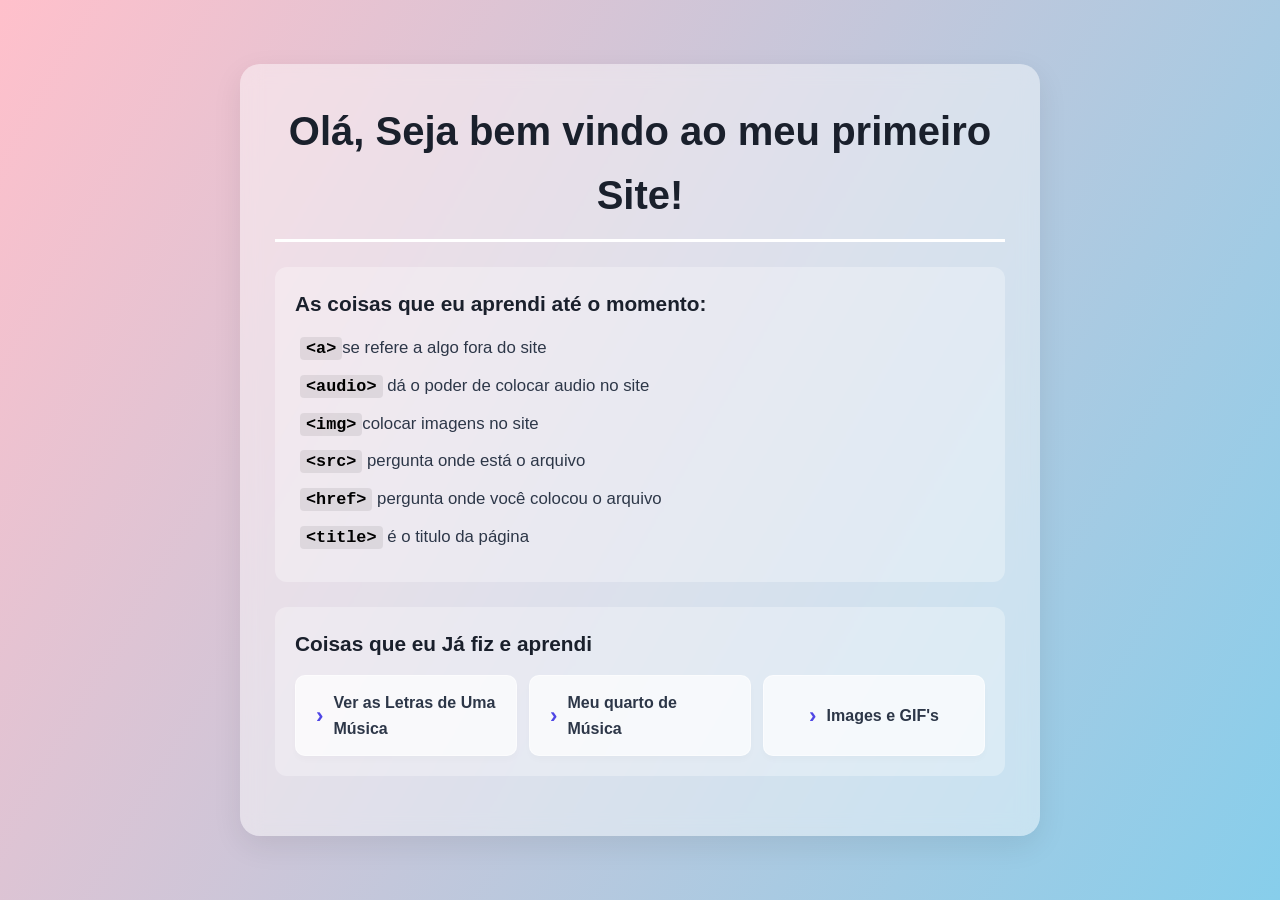
<file: index.html>
<!DOCTYPE html>
<html lang="pt-br">
<head>
    <meta charset="UTF-8">
    <meta name="viewport" content="width=device-width, initial-scale=1.0">
    <title>My First Website</title>
    <link rel="stylesheet" href="src/css/style.css">
</head>
<body>

    <main class="home-container">
        
        <header class="home-header">
            <h1>Olá, Seja bem vindo ao meu primeiro Site!</h1>
        </header>

        <section class="knowledge-box">
            <h2>As coisas que eu aprendi até o momento:</h2>
            <ul class="tags-list">
                <li><code>&lt;a&gt;</code>se refere a algo fora do site</li>
                <li><code>&lt;audio&gt;</code> dá o poder de colocar audio no site</li>
                <li><code>&lt;img&gt;</code>colocar imagens no site</li>
                <li><code>&lt;src&gt;</code> pergunta onde está o arquivo</li>
                <li><code>&lt;href&gt;</code> pergunta onde você colocou o arquivo</li>
                <li><code>&lt;title&gt;</code> é o titulo da página</li>
            </ul>
        </section>

        <section class="navigation-box">
            <h2>Coisas que eu Já fiz e aprendi</h2>
            <div class="menu-buttons">
                <a href="pages/lyrics.html" class="btn-link">Ver as Letras de Uma Música</a>
                <a href="pages/music_room.html" class="btn-link">Meu quarto de Música</a>
                <a href="pages/img-gifs.html" class="btn-link">Images e GIF's</a>
            </div>
        </section>

    </main>

</body>
</html>
</file>
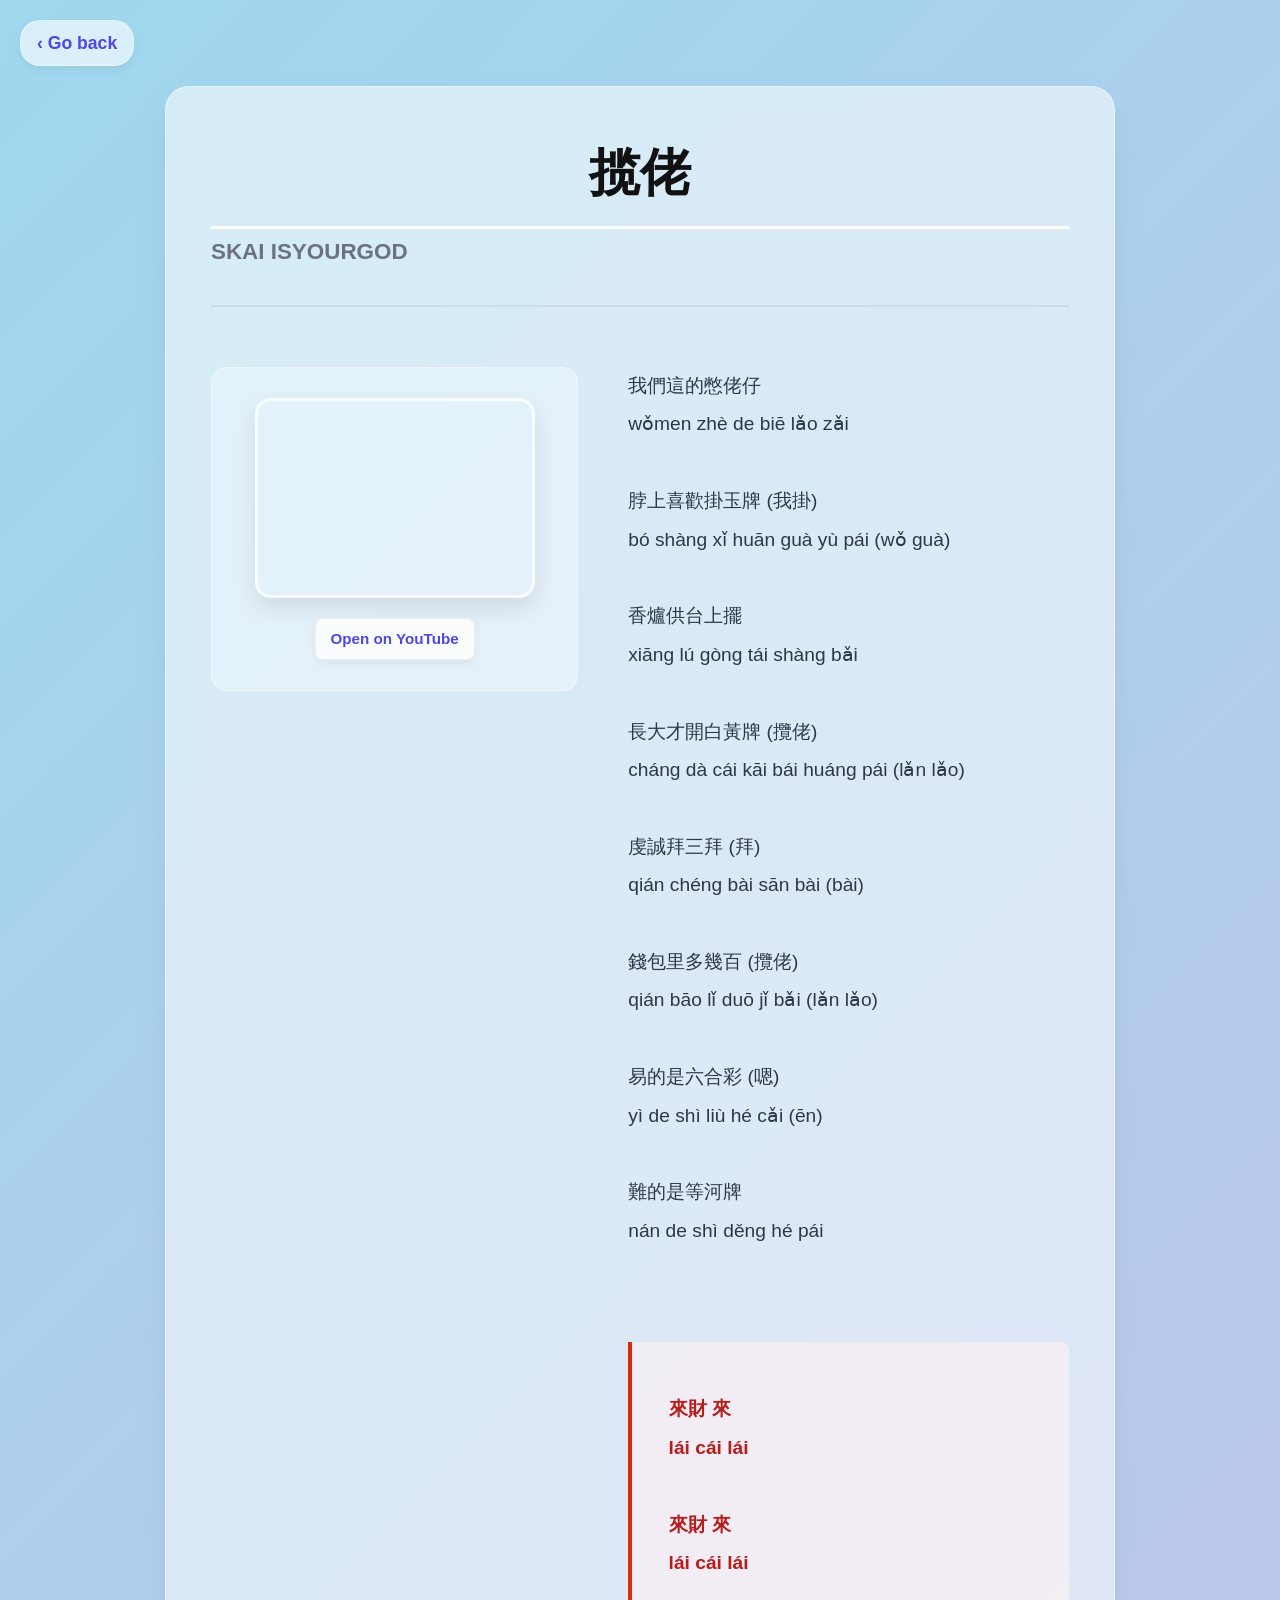
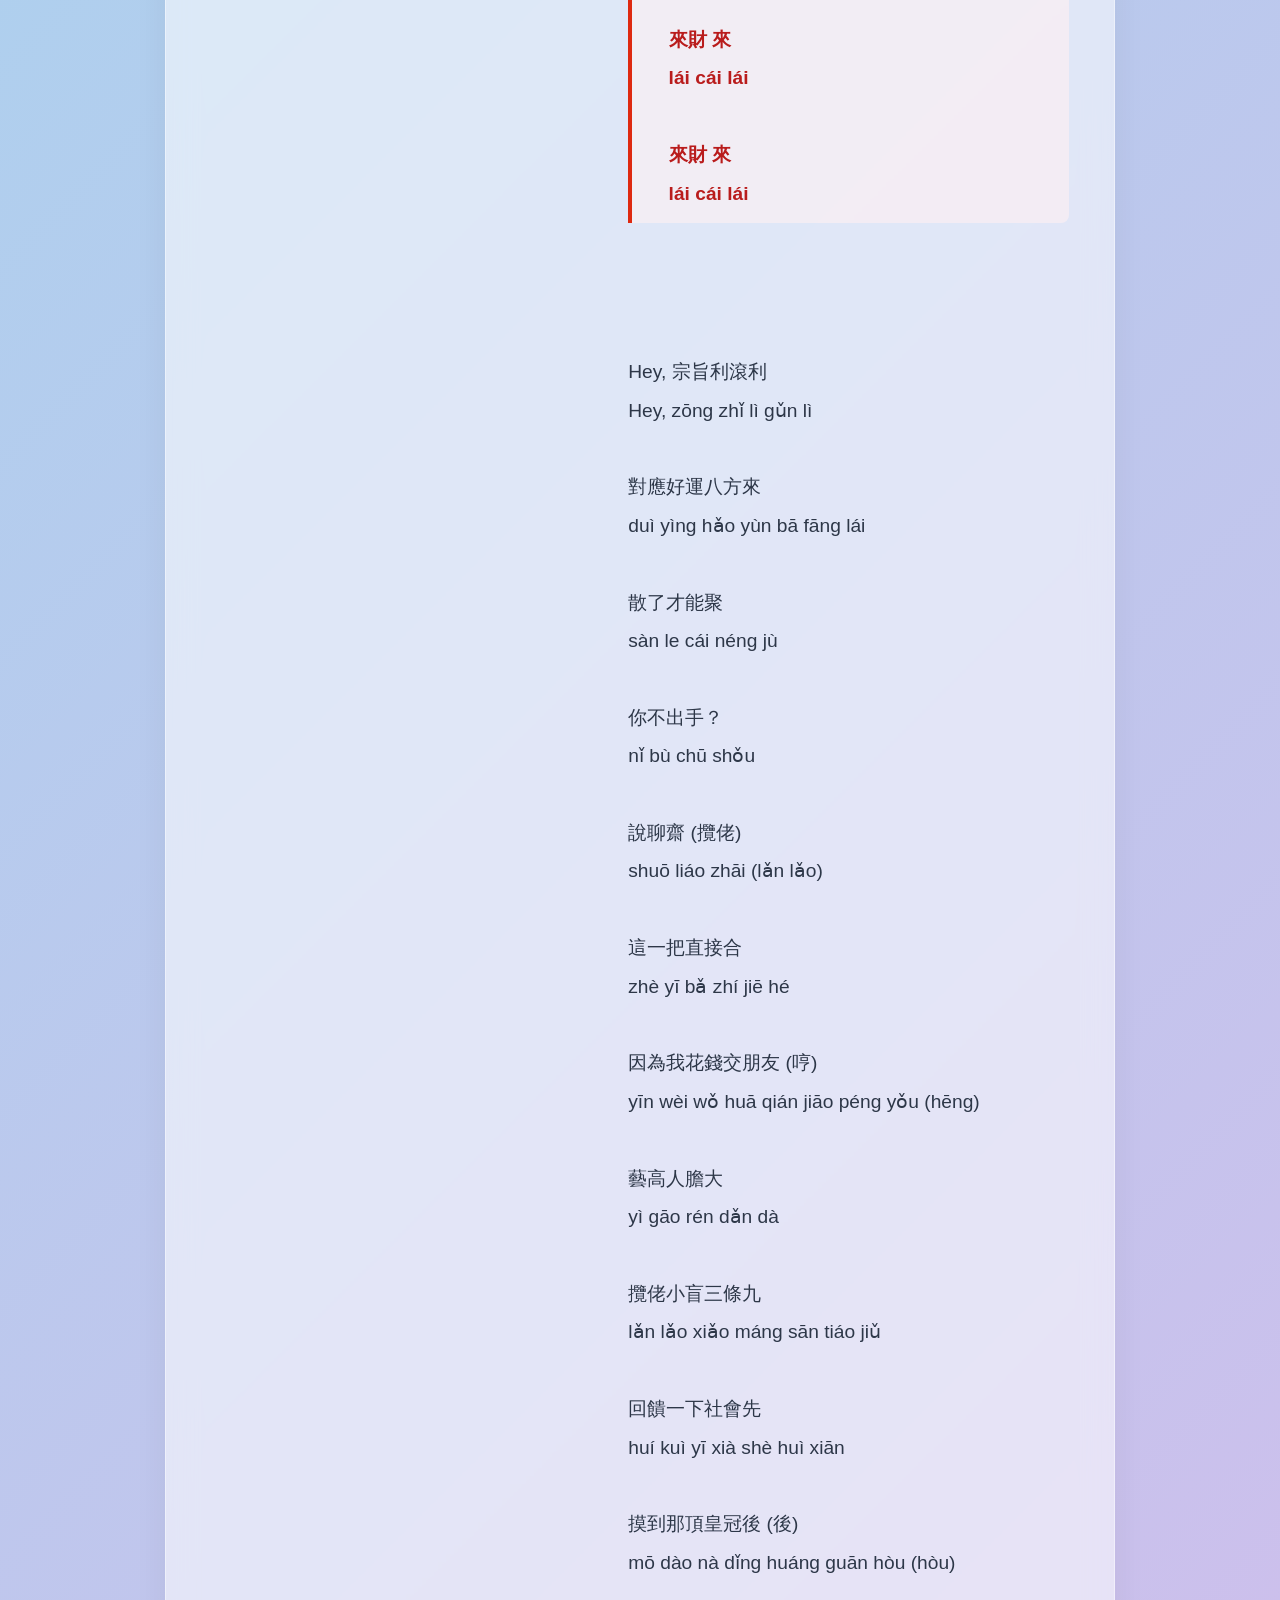
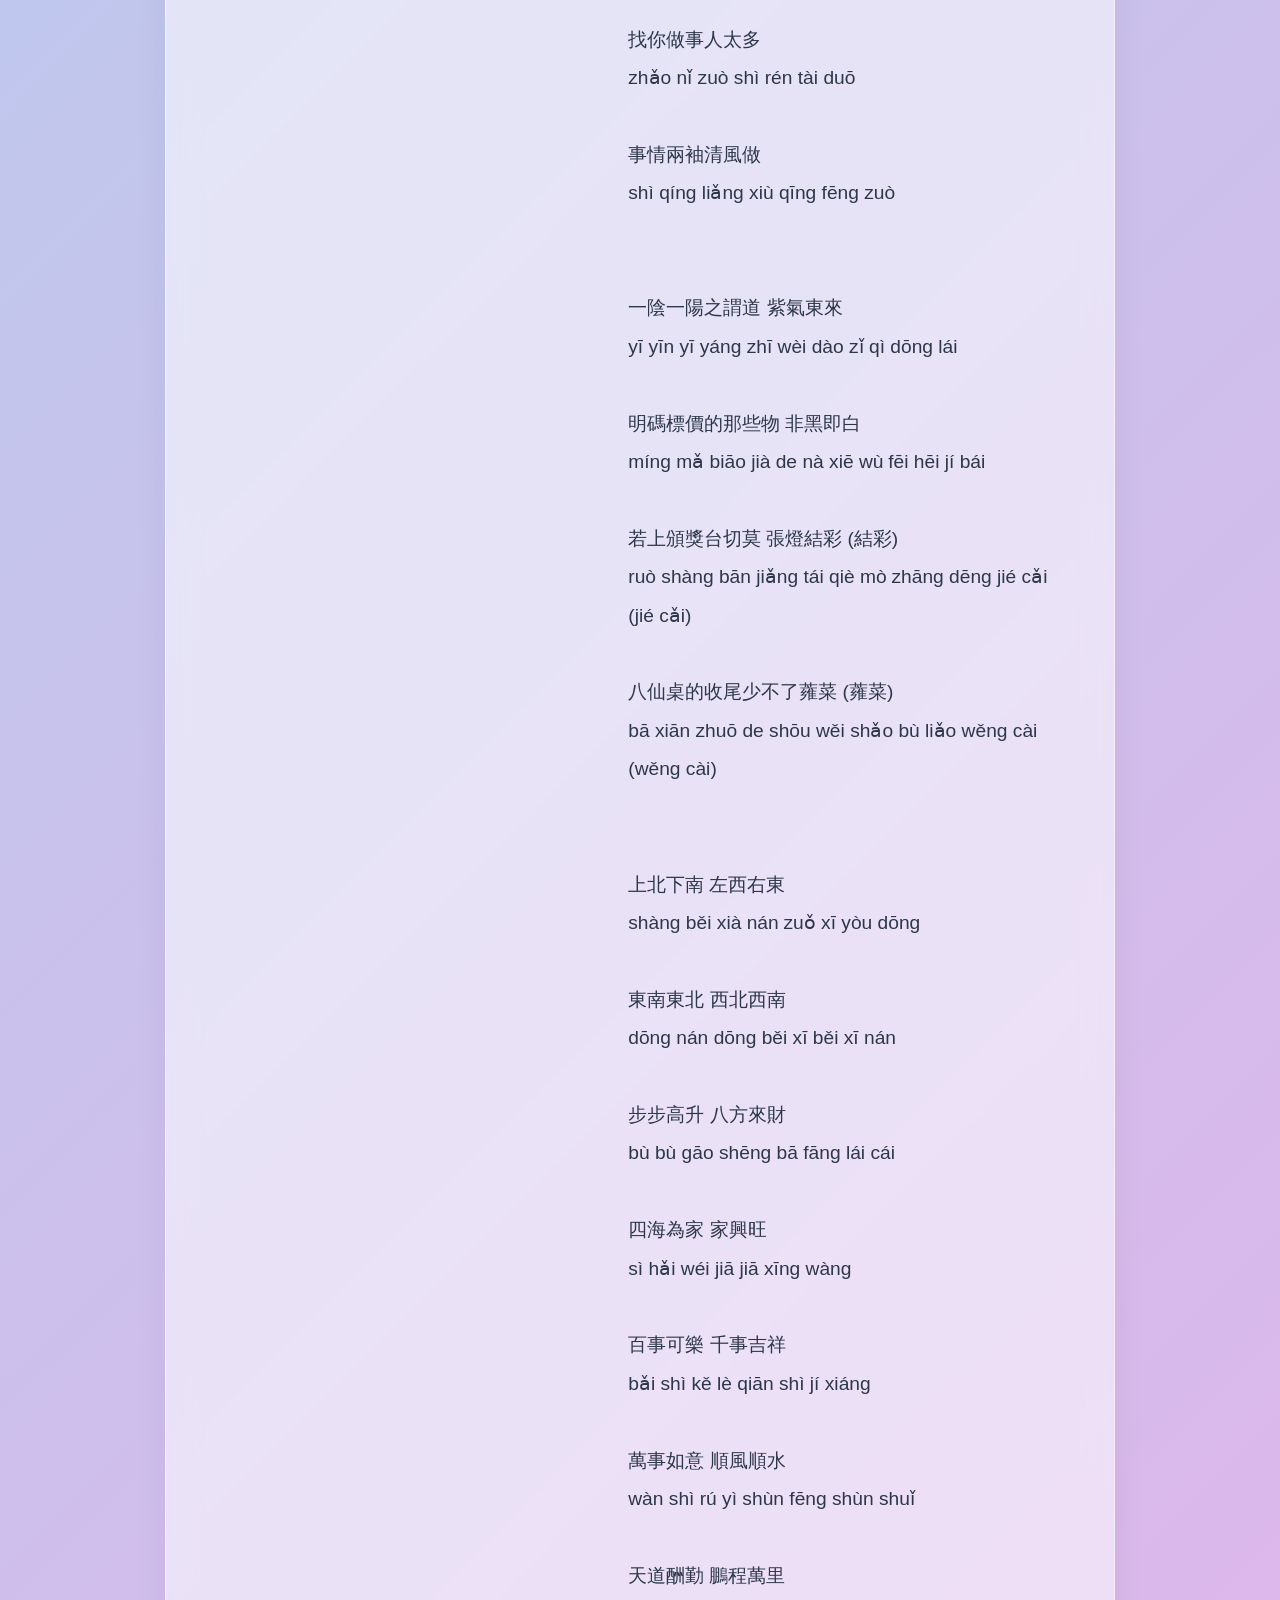
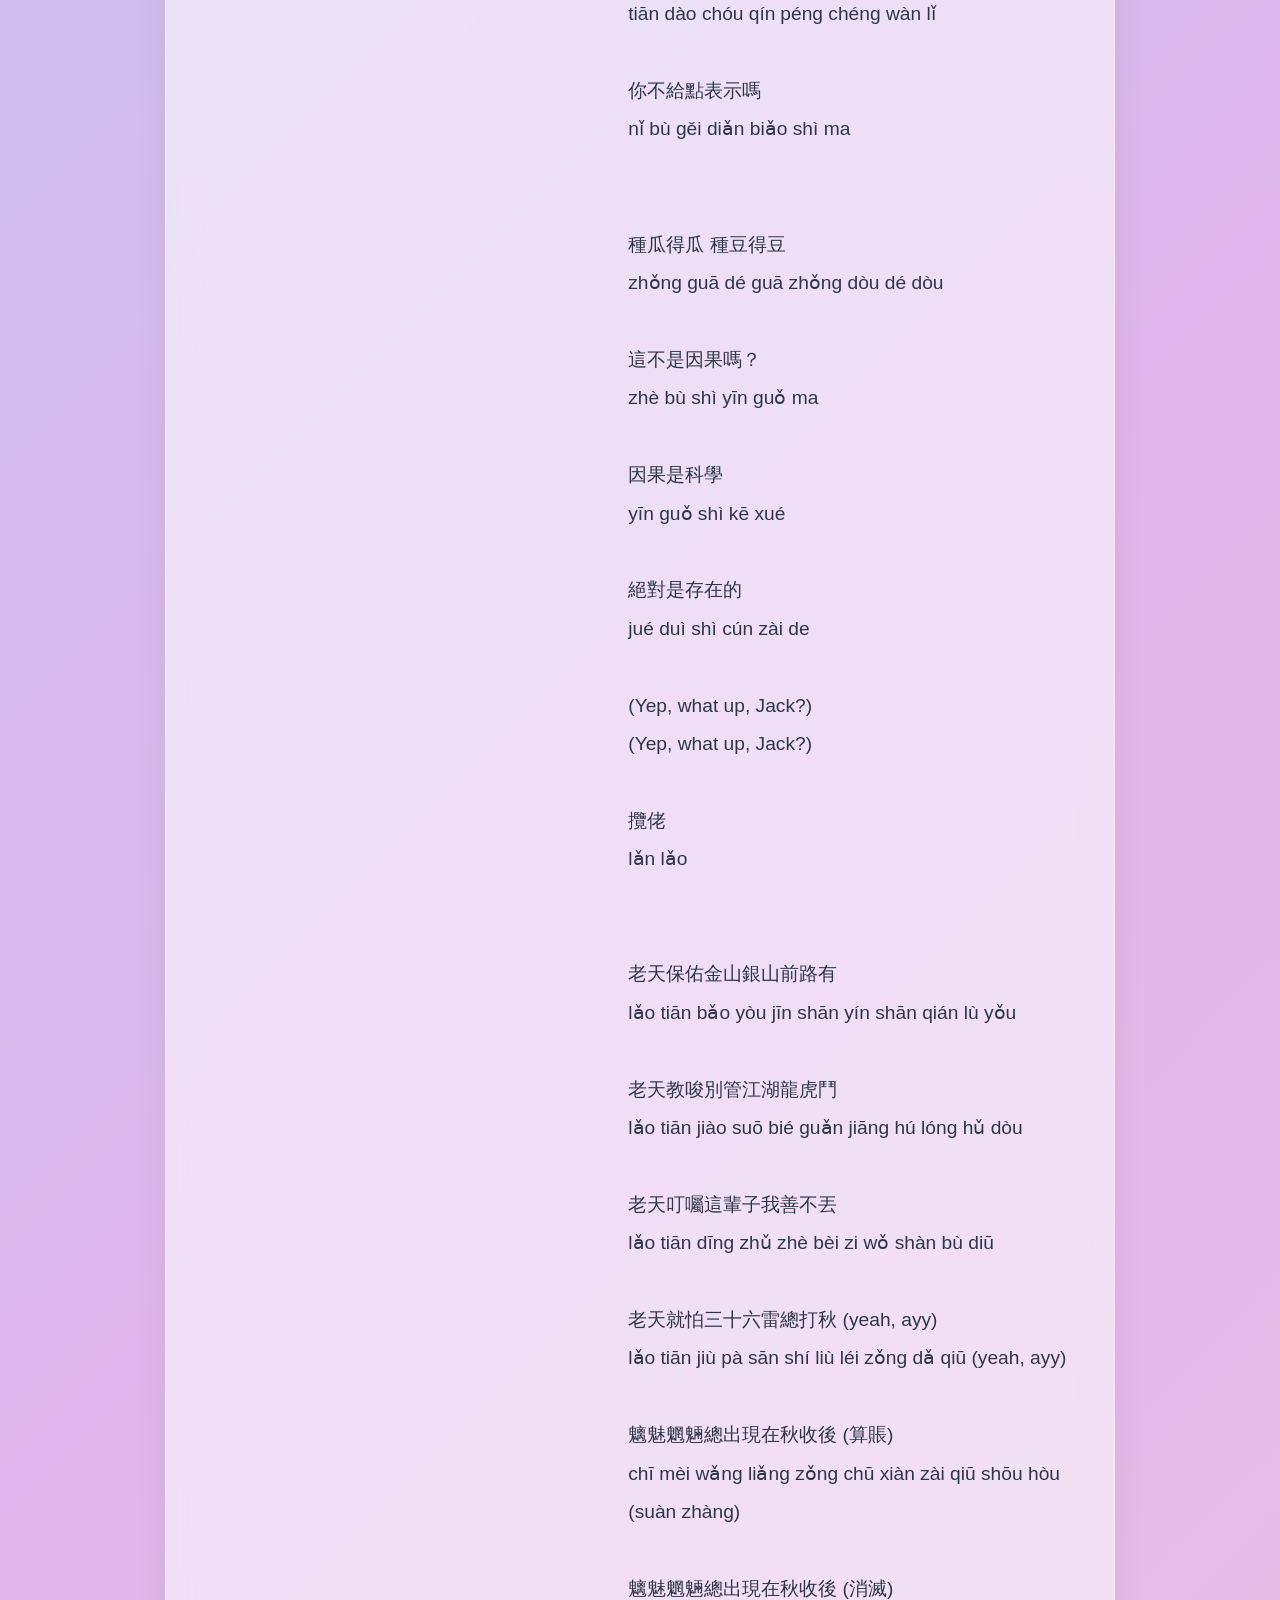
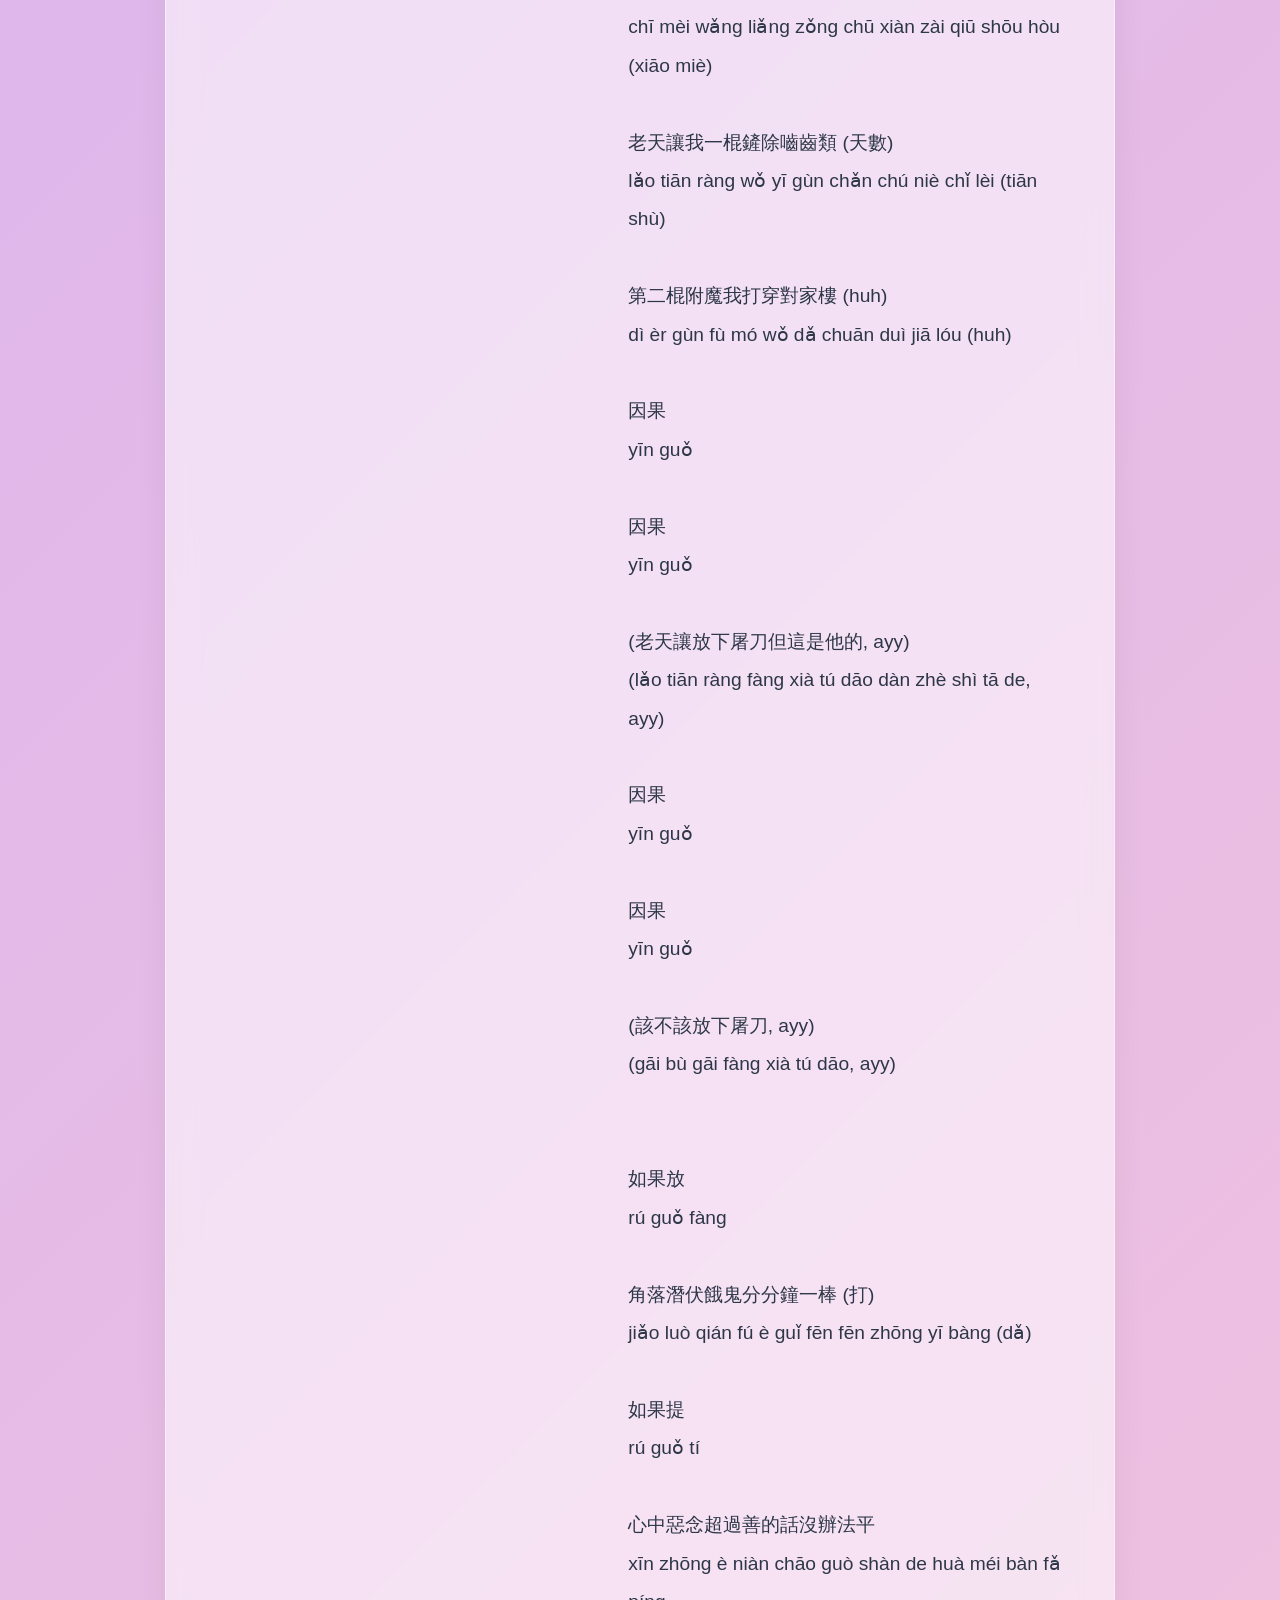
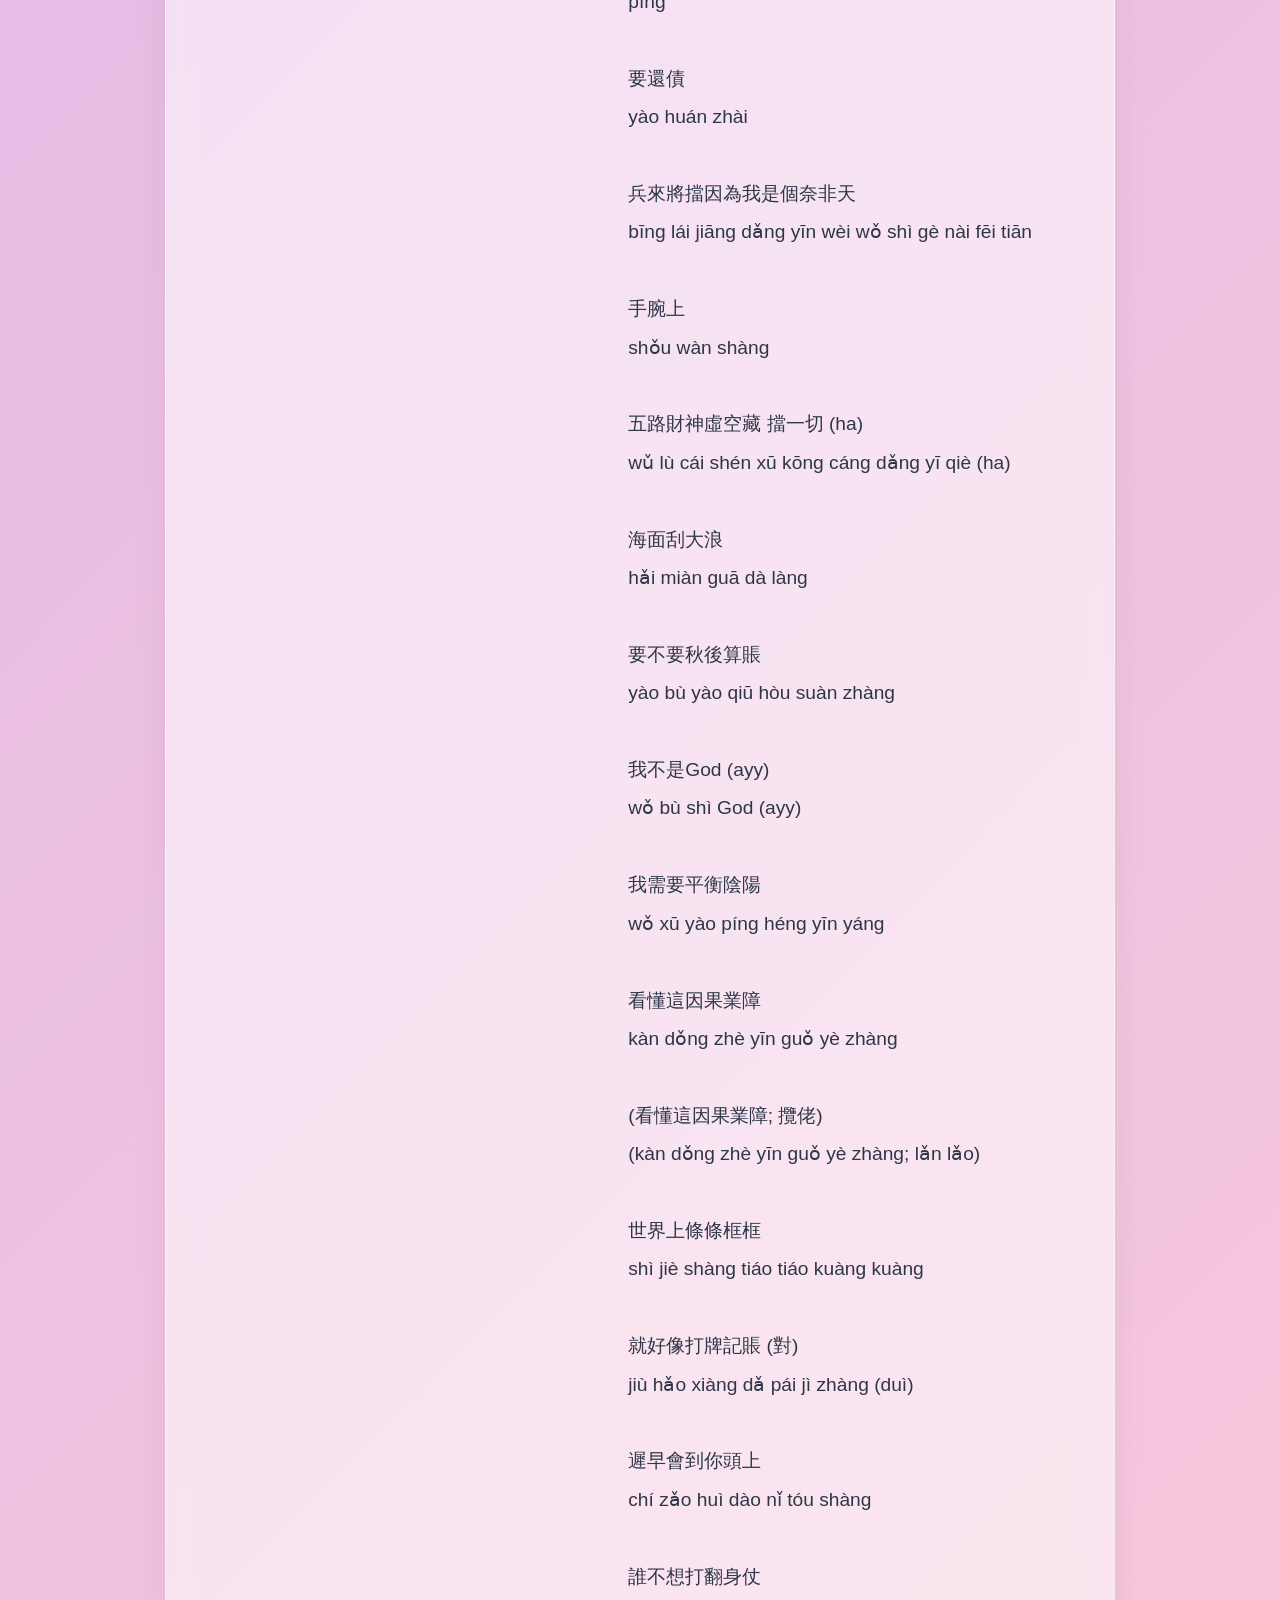
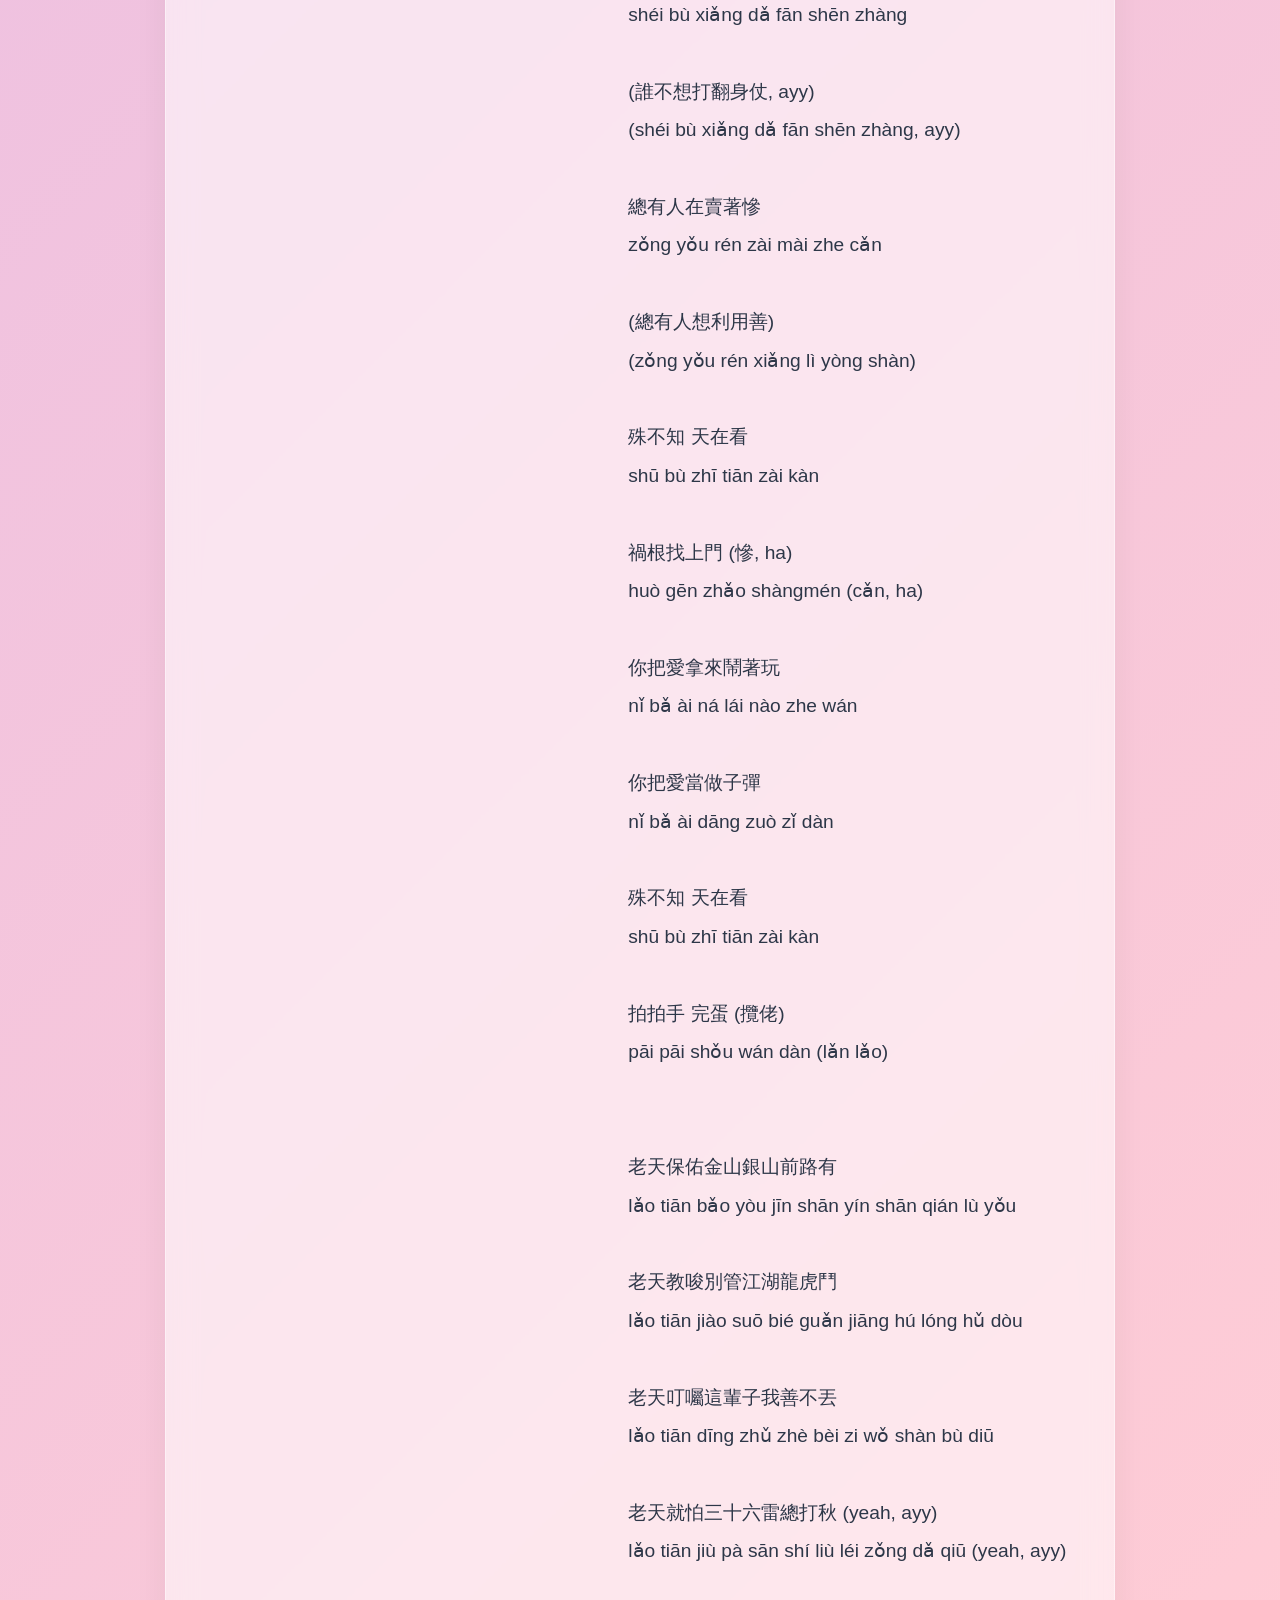
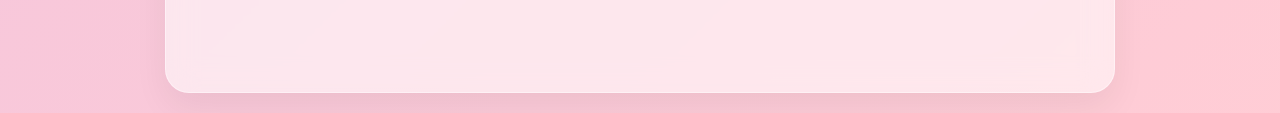
<file: pages/lyrics.html>
<!DOCTYPE html>
<html lang="pt-br">
<head>
    <meta charset="UTF-8">
    <meta name="viewport" content="width=device-width, initial-scale=1.0">
    <title>SKAI ISYOURGOD</title>
    <link rel="stylesheet" href="../src/css/lyric.css">
</head>
<body>

    <a href="../index.html" class="back-link">Go back</a>

    <main class="lyric-container">
        
        <header class="song-header">
            <h1>揽佬</h1>
            <h2>SKAI ISYOURGOD</h2>
        </header>

        <section class="song-media">
        <div class="video-wrapper">
            <iframe 
                src="https://www.youtube.com/embed/rybU1VuiHrQ?si=owtjOOhD40XSex5E" 
                title="Radiohead - Creep" 
                frameborder="0" 
                allow="accelerometer; autoplay; clipboard-write; encrypted-media; gyroscope; picture-in-picture; web-share" 
                referrerpolicy="strict-origin-when-cross-origin" 
                allowfullscreen>
            </iframe>
        </div>
        
        <a href="https://www.youtube.com/watch?v=rybU1VuiHrQ" target="_blank" rel="external" class="video-link">
            Open on YouTube
        </a>
    </section>

        <hr>

        <pre class="lyrics-text">
我們這的憋佬仔
wǒmen zhè de biē lǎo zǎi

脖上喜歡掛玉牌 (我掛)
bó shàng xǐ huān guà yù pái (wǒ guà)

香爐供台上擺
xiāng lú gòng tái shàng bǎi

長大才開白黃牌 (攬佬)
cháng dà cái kāi bái huáng pái (lǎn lǎo)

虔誠拜三拜 (拜)
qián chéng bài sān bài (bài)

錢包里多幾百 (攬佬)
qián bāo lǐ duō jǐ bǎi (lǎn lǎo)

易的是六合彩 (嗯)
yì de shì liù hé cǎi (ēn)

難的是等河牌
nán de shì děng hé pái


<span class="chorus">
    來財 來
    lái cái lái
    
    來財 來
    lái cái lái
    
    來財 來
    lái cái lái
    
    來財 來
    lái cái lái
</span>


Hey, 宗旨利滾利
Hey, zōng zhǐ lì gǔn lì

對應好運八方來
duì yìng hǎo yùn bā fāng lái

散了才能聚
sàn le cái néng jù

你不出手？
nǐ bù chū shǒu

說聊齋 (攬佬)
shuō liáo zhāi (lǎn lǎo)

這一把直接合
zhè yī bǎ zhí jiē hé

因為我花錢交朋友 (哼)
yīn wèi wǒ huā qián jiāo péng yǒu (hēng)

藝高人膽大
yì gāo rén dǎn dà

攬佬小盲三條九
lǎn lǎo xiǎo máng sān tiáo jiǔ

回饋一下社會先
huí kuì yī xià shè huì xiān

摸到那頂皇冠後 (後)
mō dào nà dǐng huáng guān hòu (hòu)

找你做事人太多
zhǎo nǐ zuò shì rén tài duō

事情兩袖清風做
shì qíng liǎng xiù qīng fēng zuò


一陰一陽之謂道 紫氣東來
yī yīn yī yáng zhī wèi dào zǐ qì dōng lái

明碼標價的那些物 非黑即白
míng mǎ biāo jià de nà xiē wù fēi hēi jí bái

若上頒獎台切莫 張燈結彩 (結彩)
ruò shàng bān jiǎng tái qiè mò zhāng dēng jié cǎi (jié cǎi)

八仙桌的收尾少不了蕹菜 (蕹菜)
bā xiān zhuō de shōu wěi shǎo bù liǎo wěng cài (wěng cài)


上北下南 左西右東
shàng běi xià nán zuǒ xī yòu dōng

東南東北 西北西南
dōng nán dōng běi xī běi xī nán

步步高升 八方來財
bù bù gāo shēng bā fāng lái cái

四海為家 家興旺
sì hǎi wéi jiā jiā xīng wàng

百事可樂 千事吉祥
bǎi shì kě lè qiān shì jí xiáng

萬事如意 順風順水
wàn shì rú yì shùn fēng shùn shuǐ

天道酬勤 鵬程萬里
tiān dào chóu qín péng chéng wàn lǐ

你不給點表示嗎
nǐ bù gěi diǎn biǎo shì ma


種瓜得瓜 種豆得豆
zhǒng guā dé guā zhǒng dòu dé dòu

這不是因果嗎？
zhè bù shì yīn guǒ ma

因果是科學
yīn guǒ shì kē xué

絕對是存在的
jué duì shì cún zài de

(Yep, what up, Jack?)
(Yep, what up, Jack?)

攬佬
lǎn lǎo


老天保佑金山銀山前路有
lǎo tiān bǎo yòu jīn shān yín shān qián lù yǒu

老天教唆別管江湖龍虎鬥
lǎo tiān jiào suō bié guǎn jiāng hú lóng hǔ dòu

老天叮囑這輩子我善不丟
lǎo tiān dīng zhǔ zhè bèi zi wǒ shàn bù diū

老天就怕三十六雷總打秋 (yeah, ayy)
lǎo tiān jiù pà sān shí liù léi zǒng dǎ qiū (yeah, ayy)

魑魅魍魎總出現在秋收後 (算賬)
chī mèi wǎng liǎng zǒng chū xiàn zài qiū shōu hòu (suàn zhàng)

魑魅魍魎總出現在秋收後 (消滅)
chī mèi wǎng liǎng zǒng chū xiàn zài qiū shōu hòu (xiāo miè)

老天讓我一棍鏟除嚙齒類 (天數)
lǎo tiān ràng wǒ yī gùn chǎn chú niè chǐ lèi (tiān shù)

第二棍附魔我打穿對家樓 (huh)
dì èr gùn fù mó wǒ dǎ chuān duì jiā lóu (huh)

因果
yīn guǒ

因果
yīn guǒ

(老天讓放下屠刀但這是他的, ayy)
(lǎo tiān ràng fàng xià tú dāo dàn zhè shì tā de, ayy)

因果
yīn guǒ

因果
yīn guǒ

(該不該放下屠刀, ayy)
(gāi bù gāi fàng xià tú dāo, ayy)


如果放
rú guǒ fàng

角落潛伏餓鬼分分鐘一棒 (打)
jiǎo luò qián fú è guǐ fēn fēn zhōng yī bàng (dǎ)

如果提
rú guǒ tí

心中惡念超過善的話沒辦法平
xīn zhōng è niàn chāo guò shàn de huà méi bàn fǎ píng

要還債
yào huán zhài

兵來將擋因為我是個奈非天
bīng lái jiāng dǎng yīn wèi wǒ shì gè nài fēi tiān

手腕上
shǒu wàn shàng

五路財神虛空藏 擋一切 (ha)
wǔ lù cái shén xū kōng cáng dǎng yī qiè (ha)

海面刮大浪
hǎi miàn guā dà làng

要不要秋後算賬
yào bù yào qiū hòu suàn zhàng

我不是God (ayy)
wǒ bù shì God (ayy)

我需要平衡陰陽
wǒ xū yào píng héng yīn yáng

看懂這因果業障
kàn dǒng zhè yīn guǒ yè zhàng

(看懂這因果業障; 攬佬)
(kàn dǒng zhè yīn guǒ yè zhàng; lǎn lǎo)

世界上條條框框
shì jiè shàng tiáo tiáo kuàng kuàng

就好像打牌記賬 (對)
jiù hǎo xiàng dǎ pái jì zhàng (duì)

遲早會到你頭上
chí zǎo huì dào nǐ tóu shàng

誰不想打翻身仗
shéi bù xiǎng dǎ fān shēn zhàng

(誰不想打翻身仗, ayy)
(shéi bù xiǎng dǎ fān shēn zhàng, ayy)

總有人在賣著慘
zǒng yǒu rén zài mài zhe cǎn

(總有人想利用善)
(zǒng yǒu rén xiǎng lì yòng shàn)

殊不知 天在看
shū bù zhī tiān zài kàn

禍根找上門 (慘, ha)
huò gēn zhǎo shàngmén (cǎn, ha)

你把愛拿來鬧著玩
nǐ bǎ ài ná lái nào zhe wán

你把愛當做子彈
nǐ bǎ ài dāng zuò zǐ dàn

殊不知 天在看
shū bù zhī tiān zài kàn

拍拍手 完蛋 (攬佬)
pāi pāi shǒu wán dàn (lǎn lǎo)


老天保佑金山銀山前路有
lǎo tiān bǎo yòu jīn shān yín shān qián lù yǒu

老天教唆別管江湖龍虎鬥
lǎo tiān jiào suō bié guǎn jiāng hú lóng hǔ dòu

老天叮囑這輩子我善不丟
lǎo tiān dīng zhǔ zhè bèi zi wǒ shàn bù diū

老天就怕三十六雷總打秋 (yeah, ayy)
lǎo tiān jiù pà sān shí liù léi zǒng dǎ qiū (yeah, ayy)

        </pre>
    </main>

</body>
</html>
</file>
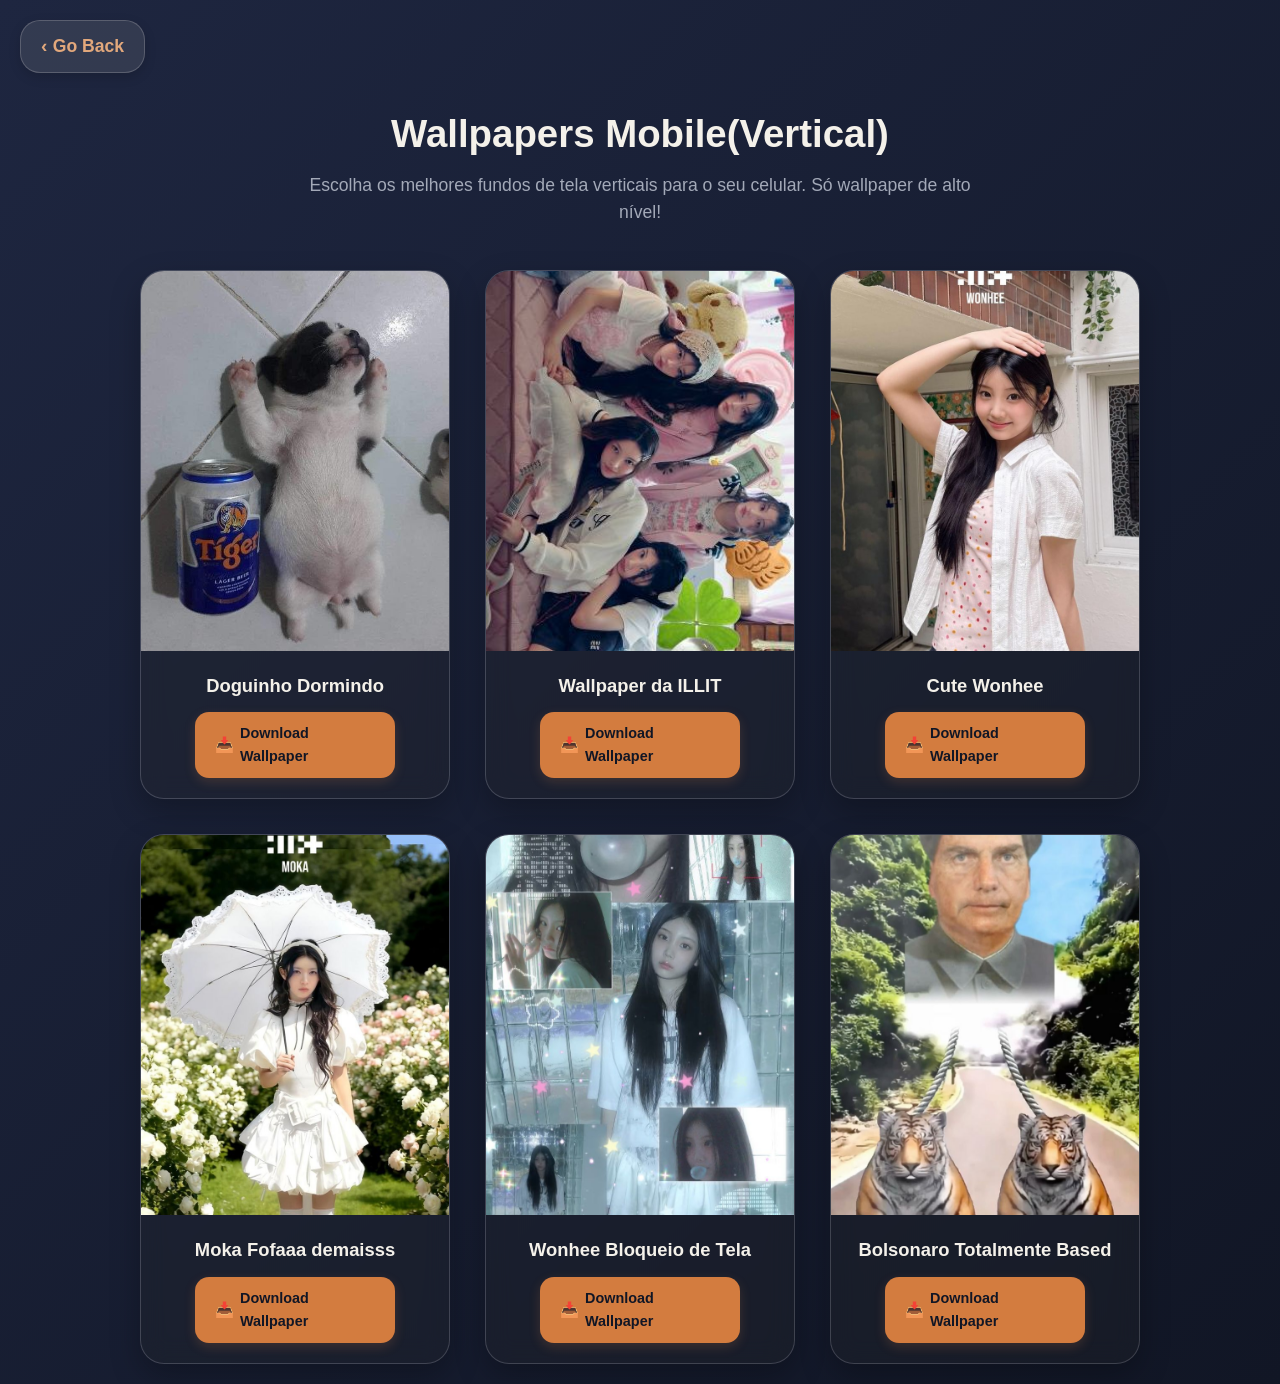
<file: pages/images/celular-vertical.html>
<!DOCTYPE html>
<html lang="pt-br">
<head>
    <meta charset="UTF-8">
    <meta name="viewport" content="width=device-width, initial-scale=1.0">
    <title>Mobile Wallpapers (Vertical)</title>
    <link rel="stylesheet" href="../../src/css/vertical.css">
</head>
<body>

    <a href="../img-gifs.html">Go Back</a>
    
    <h1>Wallpapers Mobile(Vertical)</h1>
    <h2>Escolha os melhores fundos de tela verticais para o seu celular. Só wallpaper de alto nível!</h2>
    
    <section class="wallpaper-grid">
        
        <article class="wallpaper-card">
            <div class="img-container">
                <img src="../../assets/media/imagens/vertical/v-dog-sleeping.jpg" alt="Dog Sleeping Wallpaper">
            </div>
            <div class="wallpaper-info">
                <h3>Doguinho Dormindo</h3>
                <a href="../../assets/media/imagens/vertical/v-dog-sleeping.jpg" download="v-dog-sleeping.jpg" class="btn-download">
                    Download Wallpaper
                </a>
            </div>
        </article>
        
        <article class="wallpaper-card">
            <div class="img-container">
                <img src="../../assets/media/imagens/vertical/v-illit-group.jpg" alt="Group Illit Wallpaper">
            </div>
            <div class="wallpaper-info">
                <h3>Wallpaper da ILLIT</h3>
                <a href="../../assets/media/imagens/vertical/v-illit-group.jpg" download="v-illit-group-2.jpg" class="btn-download">
                    Download Wallpaper
                </a>
            </div>
        </article>

        <article class="wallpaper-card">
            <div class="img-container">
                <img src="../../assets/media/imagens/vertical/v-illit-wonhee.jpg" alt="Wonhee ILLIT">
            </div>
            <div class="wallpaper-info">
                <h3>Cute Wonhee</h3>
                <a href="../../assets/media/imagens/vertical/v-illit-wonhee.jpg" download="v-illit-wonhee.jpg" class="btn-download">
                    Download Wallpaper
                </a>
            </div>
        </article>

        <article class="wallpaper-card">
            <div class="img-container">
                <img src="../../assets/media/imagens/vertical/v-illit-moka.jpg" alt="Moka ILLIT">
            </div>
            <div class="wallpaper-info">
                <h3>Moka Fofaaa demaisss</h3>
                <a href="../../assets/media/imagens/vertical/v-illit-moka.jpg" download="v-illit-moka.jpg" class="btn-download">
                    Download Wallpaper
                </a>
            </div>
        </article>

        <article class="wallpaper-card">
            <div class="img-container">
                <img src="../../assets/media/imagens/vertical/v-illit-tumblr.jpg" alt="Wonhee Tumblr ILLIT">
            </div>
            <div class="wallpaper-info">
                <h3>Wonhee Bloqueio de Tela</h3>
                <a href="../../assets/media/imagens/vertical/v-illit-tumblr.jpg" download="v-illit-tumblr.jpg" class="btn-download">
                    Download Wallpaper
                </a>
            </div>
        </article>
        <article class="wallpaper-card">
            <div class="img-container">
                <img src="../../assets/media/imagens/vertical/v-lockscreen-presidente.jpg" alt="Presidente">
            </div>
            <div class="wallpaper-info">
                <h3>Bolsonaro Totalmente Based</h3>
                <a href="../../assets/media/imagens/vertical/v-lockscreen-presidente.jpg" download="v-lockscreen-presidente.jpg" class="btn-download">
                    Download Wallpaper
                </a>
            </div>
        </article>
        
        
    </section>

</body>
</html>
</file>
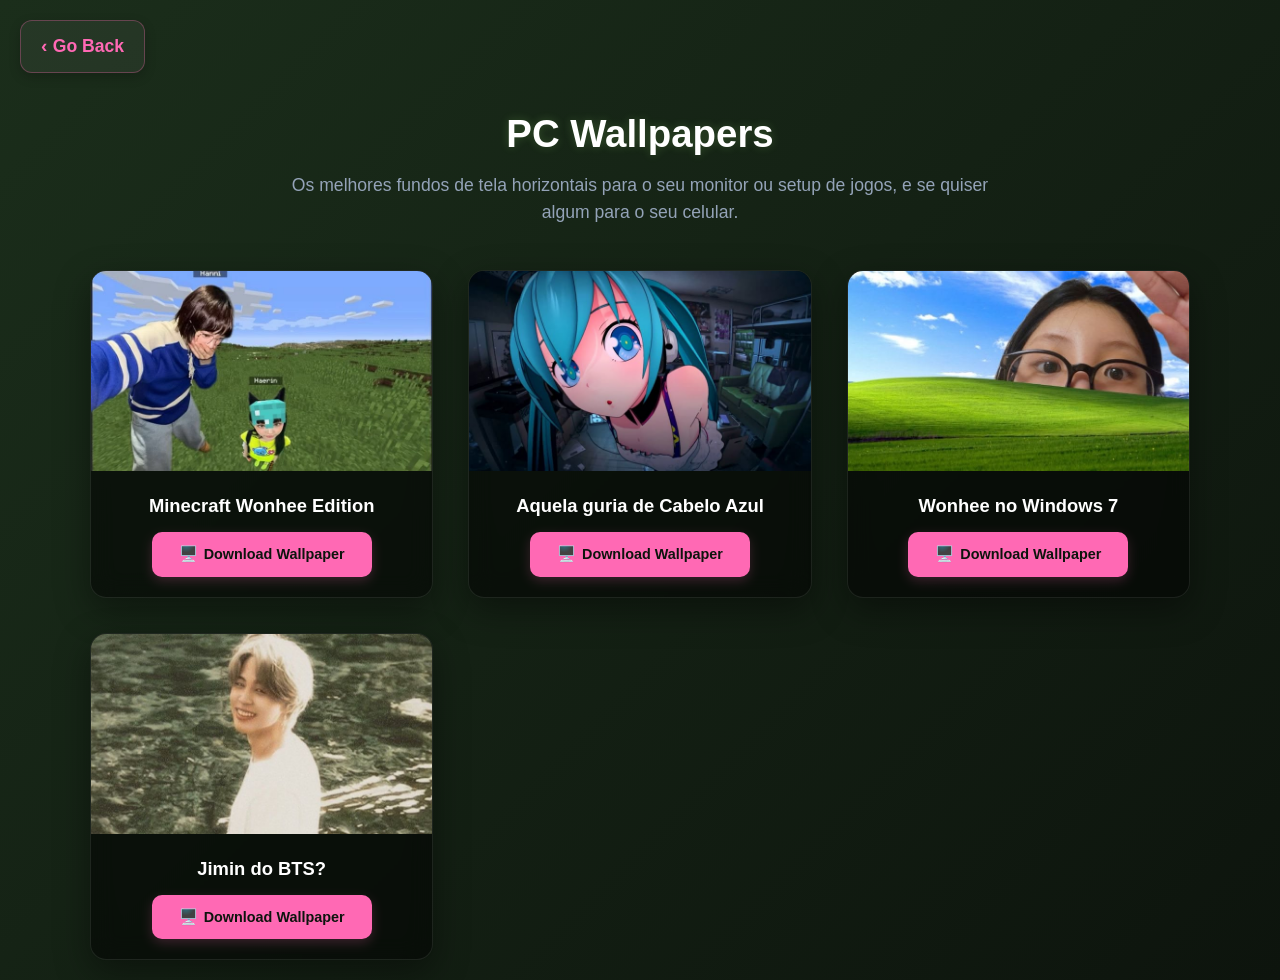
<file: pages/images/pc-horizontal.html>
<!DOCTYPE html>
<html lang="pt-br">
<head>
    <meta charset="UTF-8">
    <meta name="viewport" content="width=device-width, initial-scale=1.0">
    <title>PC Wallpapers (Horizontal)</title>
    <link rel="stylesheet" href="../../src/css/horizontal.css">
</head>
<body>

    <a href="../img-gifs.html">Go Back</a>
    
    <h1>PC Wallpapers</h1>
    <h2>Os melhores fundos de tela horizontais para o seu monitor ou setup de jogos, e se quiser algum para o seu celular.</h2>
    
    <section class="wallpaper-grid">
        
        <article class="wallpaper-card">
            <div class="img-container">
                <img src="../../assets/media/imagens/horizontal/h-minecraft-wonhee.jpg" alt="Minecraft Wonhee Wallpaper">
            </div>
            <div class="wallpaper-info">
                <h3>Minecraft Wonhee Edition</h3>
                <a href="../../assets/media/imagens/horizontal/h-minecraft-wonhee.jpg" download="h-minecraft-wonhee.jpg" class="btn-download">
                    Download Wallpaper
                </a>
            </div>
        </article>
        
        <article class="wallpaper-card">
            <div class="img-container">
                <img src="../../assets/media/imagens/horizontal/h-anime-bluehair.jpg" alt="Blue hair">
            </div>
            <div class="wallpaper-info">
                <h3>Aquela guria de Cabelo Azul</h3>
                <a href="../../assets/media/imagens/horizontal/h-anime-bluehair.jpg" download="h-anime-bluehair.jpg" class="btn-download">
                    Download Wallpaper
                </a>
            </div>
        </article>

        <article class="wallpaper-card">
            <div class="img-container">
                <img src="../../assets/media/imagens/horizontal/h-illit-wonheewin7.jpg" alt="Wonhee Windows 7">
            </div>
            <div class="wallpaper-info">
                <h3>Wonhee no Windows 7</h3>
                <a href="../../assets/media/imagens/horizontal/h-illit-wonheewin7.jpg" download="h-illit-wonheewin7.jpg" class="btn-download">
                    Download Wallpaper
                </a>
            </div>
        </article>

        <article class="wallpaper-card">
            <div class="img-container">
                <img src="../../assets/media/imagens/horizontal/h-bts-jimin.jpg" alt="Jimin BTS">
            </div>
            <div class="wallpaper-info">
                <h3>Jimin do BTS?</h3>
                <a href="../../assets/media/imagens/horizontal/h-bts-jimin.jpg" download="h-bts-jimin.jpg" class="btn-download">
                    Download Wallpaper
                </a>
            </div>
        </article>
        
    </section>

</body>
</html>
</file>
<file: src/css/style.css>
/* ==========================================================================
   1. RESET & CONFIGURAÇÕES GERAIS
   ========================================================================== */
* {
    margin: 0;
    padding: 0;
    box-sizing: border-box;
}

:root {
    /* Cores adaptadas para o tema pastel suave */
    --text-color: #2d3748;     /* Cinza escuro suave para leitura confortável */
    --text-muted: #4a5568;
    --accent-color: #4f46e5;   /* Um roxo/azul elegante para os links */
    --accent-hover: #06b6d4;   /* Ciano vivo ao passar o mouse */
}

body {
    /* O teu gradiente 120° Rosa Pastel e Azul-Céu */
    background-image: linear-gradient(120deg, #ffc0cb, #87ceeb);
    color: var(--text-color);
    font-family: 'Segoe UI', Roboto, Helvetica, Arial, sans-serif;
    line-height: 1.6;
    padding: 20px;
    min-height: 100vh;
    display: flex;
    justify-content: center;
    align-items: center; /* Centraliza o conteúdo na tela do PC */
}

/* Container principal adaptável (PC e Celular) */
.home-container {
    max-width: 800px;
    width: 100%;
    background-color: rgba(255, 255, 255, 0.45); /* Caixa branca semi-transparente */
    padding: 35px;
    border-radius: 20px;
    backdrop-filter: blur(10px); /* Efeito blur de vidro super moderno */
    box-shadow: 0 10px 30px rgba(0, 0, 0, 0.08);
}

/* ==========================================================================
   2. TIPOGRAFIA & BLOCOS
   ========================================================================== */
h1 {
    font-size: 2rem;
    color: #1a202c;
    margin-bottom: 25px;
    border-bottom: 3px solid white;
    padding-bottom: 12px;
    text-align: center;
}

h2 {
    font-size: 1.3rem;
    color: #1a202c;
    margin-bottom: 15px;
}

.knowledge-box, .navigation-box {
    background-color: rgba(255, 255, 255, 0.3);
    padding: 20px;
    border-radius: 12px;
    margin-bottom: 25px;
}

/* Lista de tags estilizada */
.tags-list {
    list-style: none;
    padding-left: 5px;
}

.tags-list li {
    margin-bottom: 10px;
    font-size: 1.05rem;
}

code {
    background-color: rgba(0, 0, 0, 0.08);
    color: #000;
    padding: 2px 6px;
    border-radius: 4px;
    font-family: 'Courier New', Courier, monospace;
    font-weight: bold;
}

/* ==========================================================================
   3. MENU DE LINKS
   ========================================================================== */
.menu-buttons {
    display: flex;
    flex-direction: column;
    gap: 12px;
    margin-top: 15px;
}

.btn-link {
    color: var(--text-color);
    background-color: rgba(255, 255, 255, 0.7);
    text-decoration: none;
    font-weight: 600;
    padding: 14px 20px;
    border-radius: 10px;
    transition: all 0.25s ease;
    display: flex;
    align-items: center;
    border: 1px solid rgba(255, 255, 255, 0.5);
    box-shadow: 0 4px 6px rgba(0, 0, 0, 0.02);
}

/* Ícone de seta dinâmico antes dos botões */
.btn-link::before {
    content: "›";
    margin-right: 10px;
    font-size: 1.4rem;
    color: var(--accent-color);
    transition: transform 0.2s ease;
}

/* Efeito Hover nos botões */
.btn-link:hover {
    background-color: white;
    color: var(--accent-color);
    transform: translateY(-3px); /* Faz o botão flutuar de leve */
    box-shadow: 0 6px 15px rgba(0, 0, 0, 0.05);
}

.btn-link:hover::before {
    transform: translateX(4px); /* Empurra a seta para o lado */
}

/* ==========================================================================
   4. MEDIA QUERY PARA TELAS GRANDES (PC)
   ========================================================================== */
@media (min-width: 768px) {
    h1 {
        font-size: 2.5rem;
    }
    
    /* No PC, os botões ficam lado a lado em vez de empilhados */
    .menu-buttons {
        flex-direction: row;
    }
    
    .btn-link {
        flex: 1; /* Distribui o tamanho igualmente entre os 3 botões */
        justify-content: center;
    }
}
</file>
<file: src/css/lyric.css>
@import url("./style.css");

/* ==========================================================================
   1. CONFIGURAÇÕES TEMA CHINÊS PASTEL VAPOR (Funcionam em tudo)
   ========================================================================== */
body {
    /* Gradiente suave de 3 cores solicitado: Azul-Céu, Roxo-Rosado e Rosa Pastel */
    background-image: linear-gradient(135deg, #87ceebcc, #d6a4e6cc, #ffc0cbcc);
    font-family: "PingFang SC", "Microsoft YaHei", "Segoe UI", sans-serif;
    font-size: 1.1em;
    color: #1a202c; /* Texto escuro elegante para contrastar com o fundo pastel */
    padding: 20px;
    min-height: 100vh;
    display: flex;
    flex-direction: column;
    align-items: center;
}

/* Links e navegação */
a {
    text-decoration: none;
    color: #4f46e5;
    font-weight: bold;
    transition: all 0.25s ease;
    display: inline-block;
}

a:hover {
    color: #ff4757;
    transform: scale(1.05);
}

/* Botão de voltar estilizado */
.back-link {
    align-self: flex-start;
    margin-bottom: 20px;
    background: rgba(255, 255, 255, 0.6);
    padding: 8px 16px;
    border-radius: 20px;
    backdrop-filter: blur(5px);
    box-shadow: 0 4px 10px rgba(0, 0, 0, 0.05);
    border: 1px solid rgba(255, 255, 255, 0.4);
}

.back-link::before {
    content: "‹ ";
}

/* Texto da Letra (Pre) */
pre.lyrics-text {
    color: #2d3748;
    font-family: inherit;
    font-size: 1.2rem;
    line-height: 2; /* Espaçamento ideal para ler os ideogramas e o Pinyin juntos */
    white-space: pre-wrap;
    text-shadow: none;
}

/* Divisor suave */
hr {
    border: 0;
    height: 1px;
    background: rgba(0, 0, 0, 0.1);
    margin: 25px 0;
}

/* Link externo do YouTube */
.video-link {
    font-size: 0.95rem;
    background-color: rgba(255, 255, 255, 0.8);
    padding: 8px 15px;
    border-radius: 8px;
    box-shadow: 0 4px 10px rgba(0, 0, 0, 0.05);
    border: 1px solid rgba(0, 0, 0, 0.05);
}

/* ==========================================================================
   2. REGRAS DA MÚSICA (O Refrão da Sorte/Prosperidade)
   ========================================================================== */
.chorus {
    font-weight: bold;
    color: #b91c1c; /* Vermelho Imperial Chinês para dar o destaque na letra */
    background-color: rgba(255, 241, 242, 0.6); /* Fundo rosado bem leve para o refrão */
    border-left: 4px solid #de2910; /* Barra vermelha tradicional da bandeira da China */
    padding: 10px 15px;
    margin: 15px 0;
    border-radius: 0 8px 8px 0;
    display: block;
}

/* Container do Vídeo Incorporado */
.video-wrapper {
    width: 100%;
    max-width: 280px;
    height: 200px;
    border-radius: 16px;
    border: 3px solid rgba(255, 255, 255, 0.8); /* Borda branca elegante de vidro */
    box-shadow: 0 10px 25px rgba(0, 0, 0, 0.1);
    overflow: hidden;
    transition: transform 0.3s ease;
}

.video-wrapper iframe {
    width: 100%;
    height: 100%;
    display: block;
}

.video-wrapper:hover {
    transform: scale(1.03);
}

/* ==========================================================================
   3. LAYOUT RESPONSIVO ADAPTADO (Mantendo sua estrutura foda)
   ========================================================================== */

/* --- LAYOUT CELULAR --- */
@media (max-width: 767px) {
    .lyric-container {
        width: 100%;
        max-width: 480px;
        background-color: rgba(255, 255, 255, 0.55); /* Caixa clara estilo vidro */
        backdrop-filter: blur(12px);
        padding: 25px;
        border-radius: 20px;
        text-align: center;
        box-shadow: 0 10px 30px rgba(0, 0, 0, 0.05);
    }

    .song-media {
        display: flex;
        flex-direction: column;
        align-items: center;
        gap: 15px;
        margin: 25px 0;
    }
}

/* --- LAYOUT PC --- */
@media (min-width: 768px) {
    .lyric-container {
        max-width: 950px;
        width: 100%;
        background-color: rgba(255, 255, 255, 0.55); /* Vidro fosco claro super clean */
        padding: 45px;
        border-radius: 24px;
        backdrop-filter: blur(15px);
        box-shadow: 0 15px 35px rgba(0, 0, 0, 0.06);
        border: 1px solid rgba(255, 255, 255, 0.4);
        
        display: grid;
        grid-template-columns: 1fr 1.2fr; /* Coluna da letra ligeiramente maior para o chinês */
        gap: 50px;
        align-items: start;
    }

    .song-header {
        grid-column: span 2;
        text-align: left;
        border-bottom: 2px solid rgba(0, 0, 0, 0.06);
        padding-bottom: 20px;
        margin-bottom: 10px;
    }

    .song-header h1 {
        font-size: 3.2rem;
        color: #111111;
        margin-bottom: 5px;
        font-weight: 800;
    }

    .song-header h2 {
        font-size: 1.4rem;
        color: #6b7280;
    }

    .song-media {
        position: sticky;
        top: 40px;
        display: flex;
        flex-direction: column;
        align-items: center;
        gap: 20px;
        background-color: rgba(255, 255, 255, 0.3);
        padding: 30px;
        border-radius: 16px;
        border: 1px solid rgba(255, 255, 255, 0.5);
    }

    hr {
        display: none;
    }

    pre.lyrics-text {
        margin-top: 0;
        text-align: left;
    }
}
</file>
<file: src/css/vertical.css>
@import url("../css/style.css");

/* ==========================================================================
   1. FUNDO COZY TECH (Baseado nas cores da foto do doguinho)
   ========================================================================== */
body {
    /* Gradiente indo do Azul Petróleo Escuro até um Cinza Azulado Fechado */
    background-image: linear-gradient(135deg, #1e2640, #111625);
    color: #f4f1ea; /* Texto em Bege Areia bem clarinho para dar um contraste confortável */
    font-family: 'Segoe UI', Roboto, Helvetica, Arial, sans-serif;
    font-size: 1.1em;
    min-height: 100vh;
    padding: 20px;
    display: flex;
    flex-direction: column;
    align-items: center;
}

/* Botão de voltar ISOLADO NO TOPO ESQUERDO */
a[href="../img-gifs.html"] {
    display: block;                  /* Força o botão a ser um bloco individual */
    width: fit-content;              /* Ocupa apenas o tamanho do texto */
    margin-right: auto;              /* Joga totalmente para a esquerda */
    margin-bottom: 30px;             /* Empurra o H1 para baixo */
    
    background: rgba(244, 241, 234, 0.1); /* Vidro baseado no Bege Areia */
    padding: 10px 20px;
    border-radius: 20px;
    border: 1px solid rgba(244, 241, 234, 0.2);
    color: #e2a87c;                  /* Texto em Marrom Quente / Terracota Claro */
    font-weight: bold;
    text-decoration: none;
    transition: all 0.2s ease-in-out;
    box-shadow: 0 4px 12px rgba(0, 0, 0, 0.15);
}

/* Hover no botão de voltar */
a[href="../img-gifs.html"]:hover {
    background: #f4f1ea;             /* Fundo vira Bege Areia completo */
    color: #1e2640;                  /* Texto vira o Azul Escuro */
    transform: scale(1.05);
}

a[href="../img-gifs.html"]::before {
    content: "‹ ";
    font-size: 1.2rem;
}

/* Títulos da Página */
h1 {
    font-size: 2.4rem;
    color: #f4f1ea;
    margin-bottom: 8px;
    text-align: center;
    border-bottom: none;
    padding-bottom: 0;
}

h2 {
    font-size: 1.1rem;
    color: #a3a9b8; /* Cinza azulado suave para o subtítulo */
    font-weight: 500;
    margin-bottom: 35px;
    text-align: center;
    max-width: 700px;
    line-height: 1.5;
}

/* ==========================================================================
   2. GRADE DE WALLPAPERS VERTICAIS
   ========================================================================== */
.wallpaper-grid {
    display: grid;
    /* Ajustado para caber telas em pé sem esmagar (mínimo de 250px) */
    grid-template-columns: repeat(auto-fit, minmax(250px, 1fr));
    gap: 35px;
    width: 100%;
    max-width: 1000px;
    margin-top: 10px;
}

/* ==========================================================================
   3. DESIGN DOS CARDS (Proporção de Tela de Celular)
   ========================================================================== */
.wallpaper-card {
    background-color: rgba(255, 255, 255, 0.05); /* Vidro fumê ultra sutil */
    border: 1px solid rgba(244, 241, 234, 0.15);
    border-radius: 24px;
    overflow: hidden;
    backdrop-filter: blur(12px);
    -webkit-backdrop-filter: blur(12px);
    box-shadow: 0 12px 30px rgba(0, 0, 0, 0.25);
    transition: transform 0.4s cubic-bezier(0.165, 0.84, 0.44, 1), 
                box-shadow 0.4s cubic-bezier(0.165, 0.84, 0.44, 1);
    display: flex;
    flex-direction: column;
}

.wallpaper-card:hover {
    transform: translateY(-8px);
    border-color: rgba(226, 168, 124, 0.6); /* Borda brilha no Terracota ao passar o mouse */
    box-shadow: 0 20px 40px rgba(0, 0, 0, 0.4);
}

/* Container para forçar a imagem a parecer uma tela de celular (9:16) */
.img-container {
    width: 100%;
    height: 380px; /* Bem alto para valorizar o formato vertical */
    overflow: hidden;
}

.img-container img {
    width: 100%;
    height: 100%;
    object-fit: cover; /* Corta perfeitamente sem deformar */
    transition: transform 0.5s ease;
}

.wallpaper-card:hover .img-container img {
    transform: scale(1.04); /* Micro zoom elegante na foto ao dar hover */
}

/* Rodapé do Card com as Informações e Botão */
.wallpaper-info {
    padding: 20px;
    background: rgba(0, 0, 0, 0.2);
    display: flex;
    flex-direction: column;
    align-items: center;
    gap: 12px;
}

.wallpaper-info h3 {
    font-size: 1.15rem;
    font-weight: 600;
    color: #f4f1ea;
    margin-bottom: 0;
}

/* Botão de Download estilizado com o Marrom Terracota do Doguinho */
.btn-download {
    display: inline-flex !important;
    align-items: center;
    justify-content: center;
    background-color: #d37c3f; /* Marrom Terracota Vivo da paleta */
    color: #111625 !important; /* Texto escuro para contraste violento e leitura limpa */
    text-decoration: none;
    padding: 10px 20px;
    border-radius: 14px;
    font-size: 0.9rem;
    font-weight: bold;
    width: 100%;
    max-width: 200px;
    transition: all 0.2s ease-in-out !important;
    box-shadow: 0 4px 12px rgba(211, 124, 63, 0.2);
}

.btn-download:hover {
    background-color: #b86229; /* Tom de terracota mais profundo no hover */
    box-shadow: 0 6px 18px rgba(211, 124, 63, 0.4);
    transform: scale(1.02);
    color: #111625 !important;
}

.btn-download::before {
    content: "📥 " !important; /* Ícone de bandeja de download combinando */
    font-size: 0.95rem;
    margin-right: 6px;
}

.btn-download:active {
    transform: scale(0.98);
}
</file>
<file: src/css/horizontal.css>
@import url("../css/style.css");

/* ==========================================================================
   1. FUNDO MINECRAFT & WONHEE (Verde Musgo Profundo com detalhes Neon)
   ========================================================================== */
body {
    /* Gradiente que vai de um verde bem escuro (baseado na grama/terra) até um tom quase preto */
    background-image: linear-gradient(135deg, #1b2e1b, #0d140d);
    color: #e2e8f0; 
    font-family: 'Segoe UI', Roboto, Helvetica, Arial, sans-serif;
    font-size: 1.1em;
    min-height: 100vh;
    padding: 20px;
    display: flex;
    flex-direction: column;
    align-items: center;
}

/* Botão de voltar ISOLADO NO TOPO ESQUERDO */
a[href="../img-gifs.html"] {
    display: block;                  /* Força o botão a ser um bloco individual */
    width: fit-content;              /* Ocupa apenas o tamanho do texto */
    margin-right: auto;              /* Joga totalmente para a esquerda */
    margin-bottom: 30px;             /* Empurra o H1 para baixo */
    
    background: rgba(255, 255, 255, 0.05); 
    padding: 10px 20px;
    border-radius: 12px;             /* Borda um pouco mais quadrada estilo bloco */
    border: 1px solid rgba(255, 105, 180, 0.3); /* Toque de rosa na borda */
    color: #ff69b4;                  /* Texto rosa vibrante do casaco */
    font-weight: bold;
    text-decoration: none;
    transition: all 0.2s ease-in-out;
    box-shadow: 0 4px 12px rgba(0, 0, 0, 0.2);
}

/* Hover no botão de voltar */
a[href="../img-gifs.html"]:hover {
    background: #ff69b4;             /* Fundo vira o Rosa Vibrante */
    color: #0d140d;                  /* Texto escuro do fundo */
    box-shadow: 0 0 15px rgba(255, 105, 180, 0.6); /* Brilho neon rosa */
    transform: scale(1.05);
}

a[href="../img-gifs.html"]::before {
    content: "‹ ";
    font-size: 1.2rem;
}

/* Títulos da Página */
h1 {
    font-size: 2.4rem;
    color: #ffffff;
    margin-bottom: 8px;
    text-align: center;
    border-bottom: none;
    padding-bottom: 0;
    text-shadow: 0 0 10px rgba(168, 255, 120, 0.2); /* Sutil brilho esverdeado */
}

h2 {
    font-size: 1.1rem;
    color: #94a3b8;
    font-weight: 500;
    margin-bottom: 35px;
    text-align: center;
    max-width: 700px;
    line-height: 1.5;
}

/* ==========================================================================
   2. GRADE DE WALLPAPERS HORIZONTAIS (Modo PC)
   ========================================================================== */
.wallpaper-grid {
    display: grid;
    /* Cards maiores de largura porque as imagens de PC são deitadas */
    grid-template-columns: repeat(auto-fit, minmax(320px, 1fr));
    gap: 35px;
    width: 100%;
    max-width: 1100px;
    margin-top: 10px;
}

/* ==========================================================================
   3. DESIGN DOS CARDS (Proporção Monitor de PC 16:9)
   ========================================================================== */
.wallpaper-card {
    background-color: rgba(0, 0, 0, 0.4); /* Vidro fumê bem escuro */
    border: 1px solid rgba(255, 255, 255, 0.08);
    border-radius: 16px;
    overflow: hidden;
    backdrop-filter: blur(12px);
    -webkit-backdrop-filter: blur(12px);
    box-shadow: 0 12px 35px rgba(0, 0, 0, 0.4);
    transition: transform 0.4s cubic-bezier(0.165, 0.84, 0.44, 1), 
                box-shadow 0.4s cubic-bezier(0.165, 0.84, 0.44, 1);
    display: flex;
    flex-direction: column;
}

.wallpaper-card:hover {
    transform: translateY(-8px);
    border-color: #ff69b4; /* Borda acende no rosa choque no hover */
    box-shadow: 0 20px 40px rgba(255, 105, 180, 0.15); /* Sombra neon rosa bem sutil */
}

/* Container forçando formato de monitor (Deitado - Proporção Cinema/PC) */
.img-container {
    width: 100%;
    height: 200px; /* Mais baixo que o de celular para ficar esticado para os lados */
    overflow: hidden;
}

.img-container img {
    width: 100%;
    height: 100%;
    object-fit: cover;
    transition: transform 0.5s ease;
}

.wallpaper-card:hover .img-container img {
    transform: scale(1.04);
}

/* Rodapé do Card */
.wallpaper-info {
    padding: 20px;
    background: rgba(0, 0, 0, 0.2);
    display: flex;
    flex-direction: column;
    align-items: center;
    gap: 12px;
}

.wallpaper-info h3 {
    font-size: 1.15rem;
    font-weight: 600;
    color: #ffffff;
    margin-bottom: 0;
}

/* Botão de Download Rosa Choque / Magenta */
.btn-download {
    display: inline-flex !important;
    align-items: center;
    justify-content: center;
    background-color: #ff69b4; /* Rosa idêntico ao casaco */
    color: #0d140d !important; /* Texto escuro para leitura perfeita */
    text-decoration: none;
    padding: 10px 20px;
    border-radius: 10px;
    font-size: 0.9rem;
    font-weight: bold;
    width: 100%;
    max-width: 220px;
    transition: all 0.2s ease-in-out !important;
    box-shadow: 0 4px 12px rgba(255, 105, 180, 0.2);
}

.btn-download:hover {
    background-color: #ff4da6; /* Rosa levemente mais escuro ao passar o mouse */
    box-shadow: 0 6px 18px rgba(255, 105, 180, 0.4);
    transform: scale(1.02);
    color: #0d140d !important;
}

.btn-download::before {
    content: "🖥️ " !important; /* Ícone de monitor combinando com a vibe PC */
    font-size: 0.95rem;
    margin-right: 6px;
}

.btn-download:active {
    transform: scale(0.98);
}
</file>
